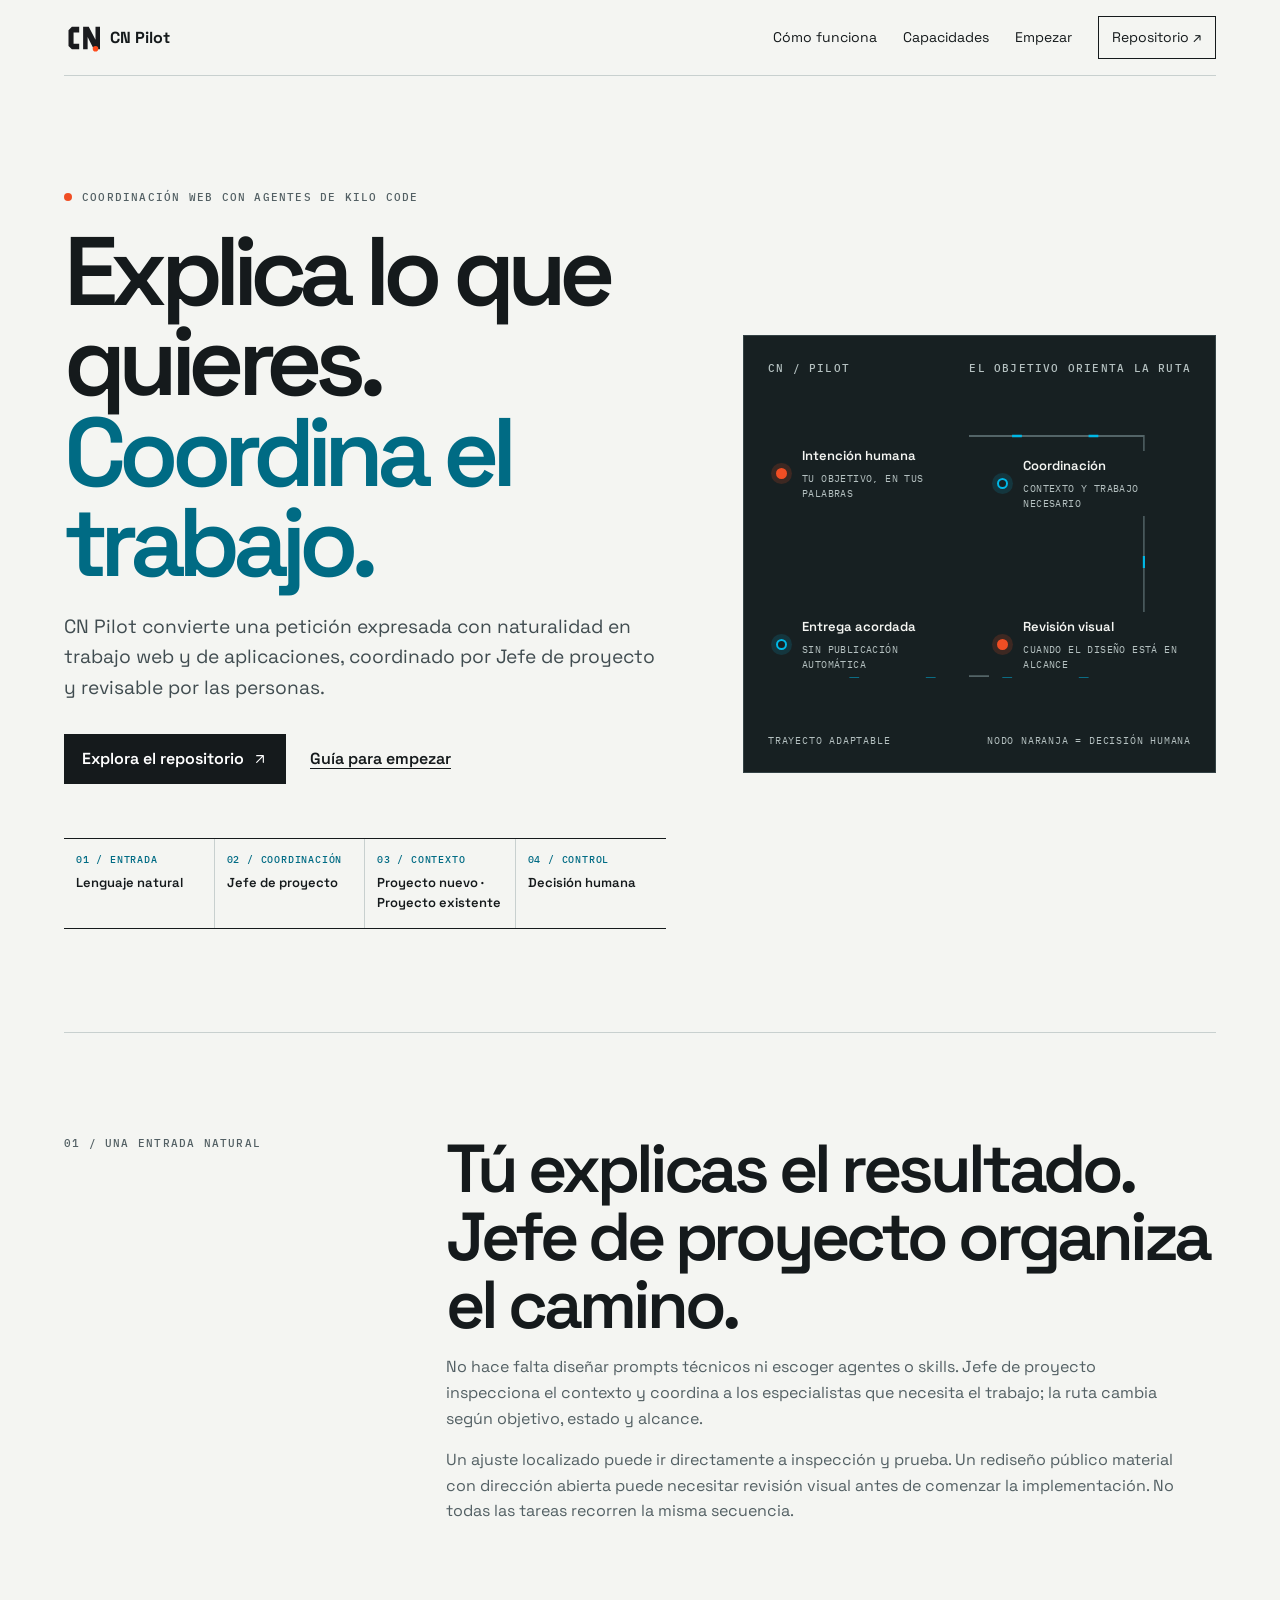
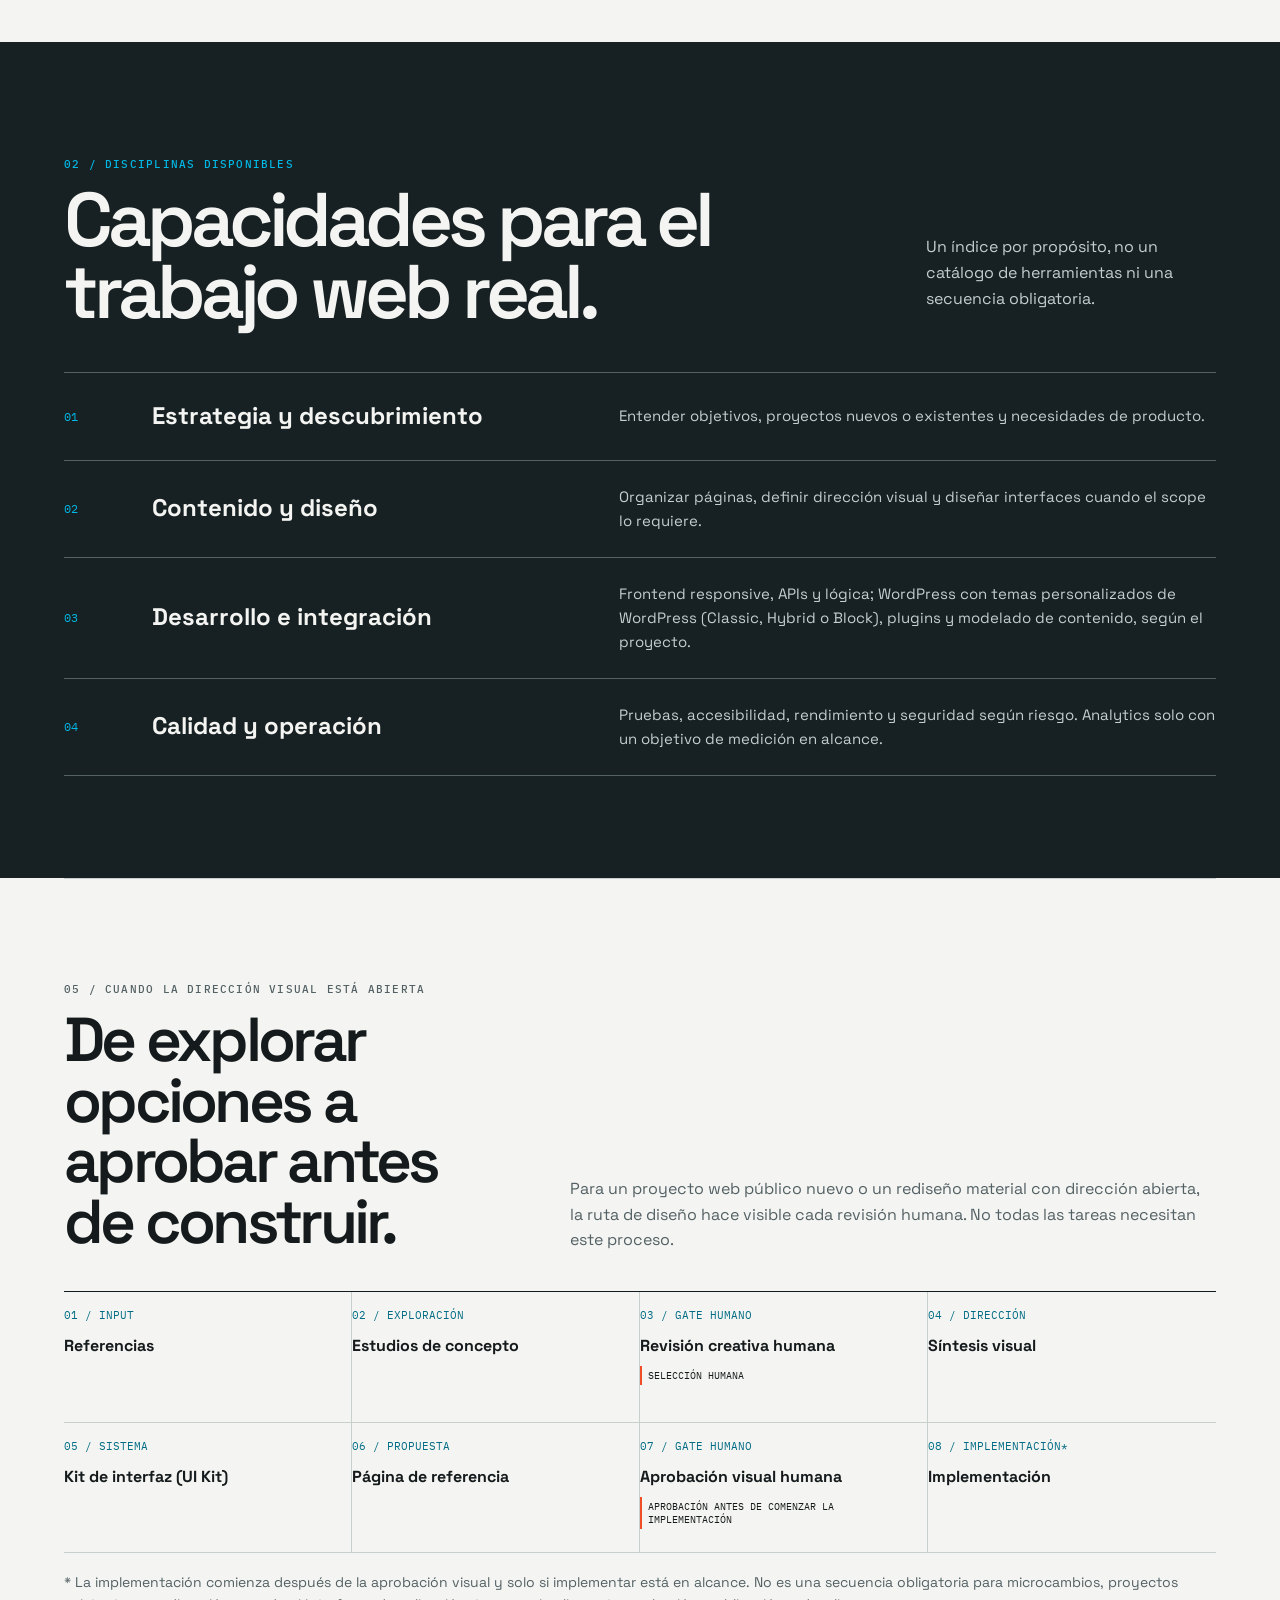
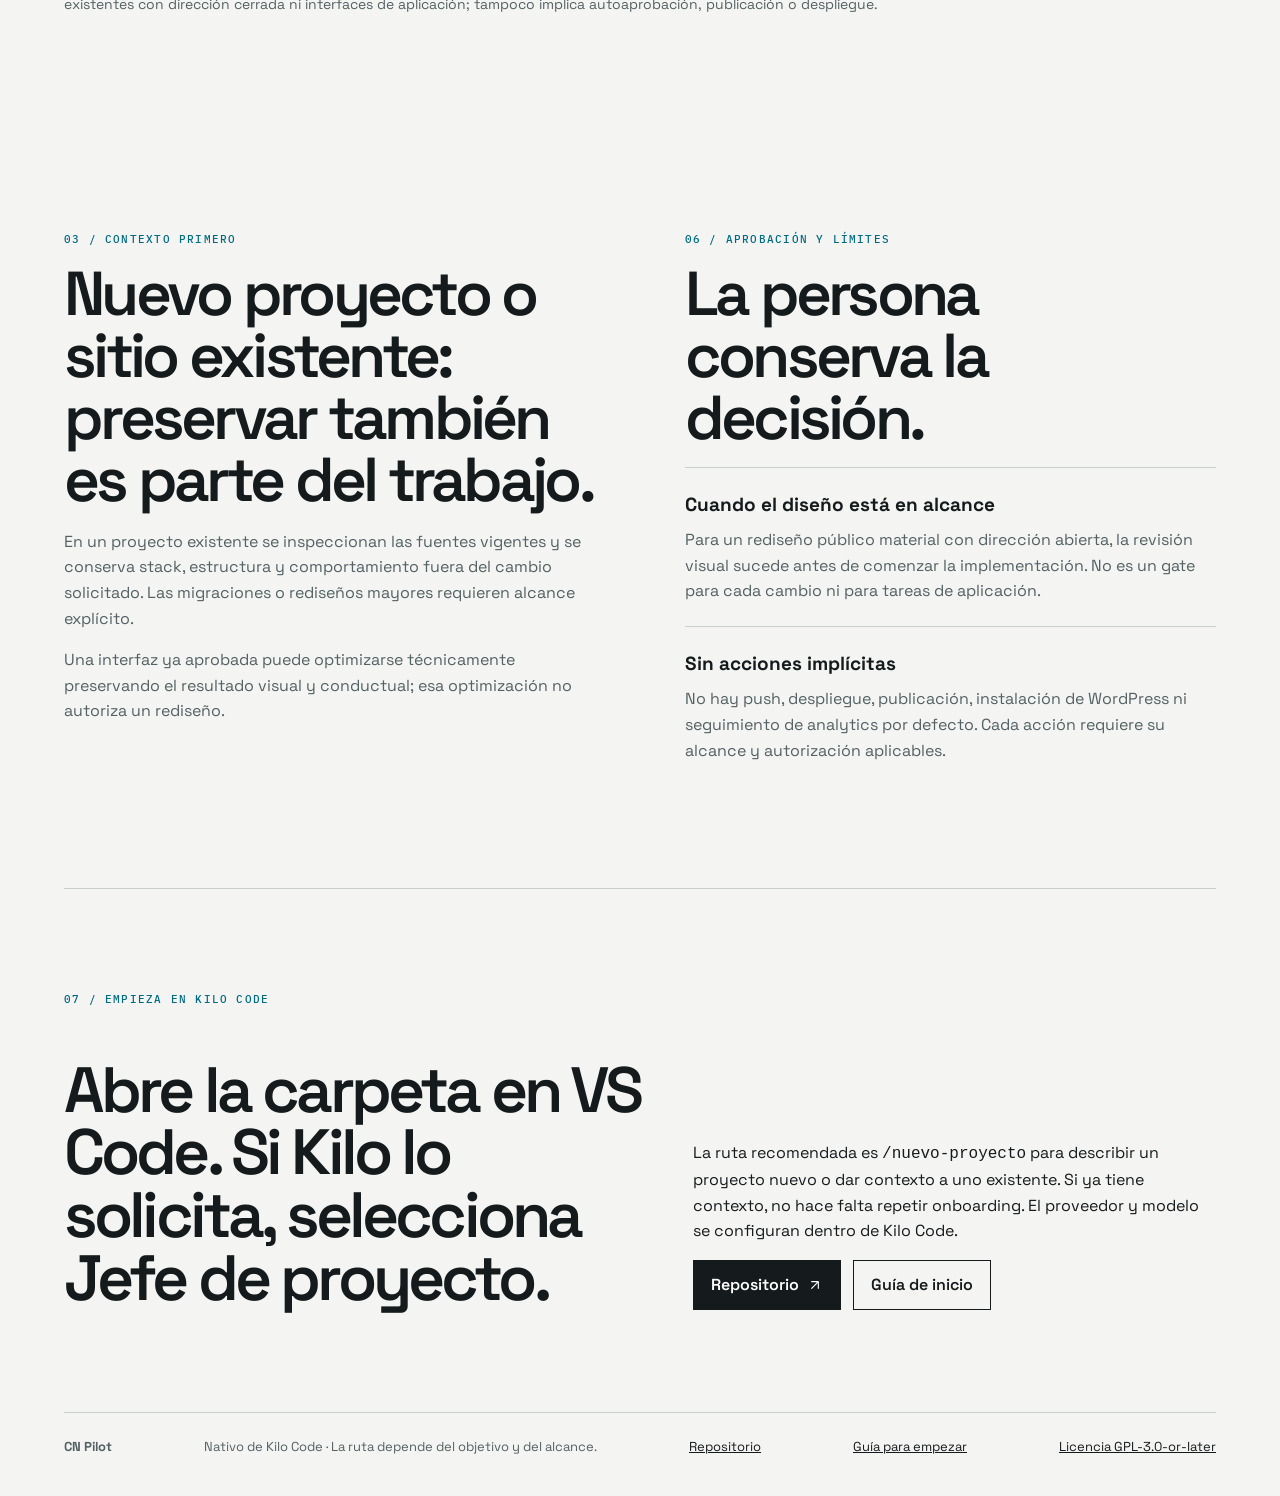
<file: index.html>
<!doctype html>
<html lang="es">
<head>
  <meta charset="utf-8">
  <meta name="viewport" content="width=device-width, initial-scale=1">
  <meta name="theme-color" content="#f4f5f2">
  <title>CN Pilot — Trabajo web coordinado, bajo control humano</title>
  <meta name="description" content="CN Pilot coordina proyectos web y aplicaciones con agentes de Kilo Code, desde una petición expresada con naturalidad.">
  <link rel="canonical" href="https://luisygm.github.io/CN-Pilot/">
  <meta property="og:type" content="website">
  <meta property="og:title" content="CN Pilot — Trabajo web coordinado, bajo control humano">
  <meta property="og:description" content="CN Pilot coordina proyectos web y aplicaciones con agentes de Kilo Code, desde una petición expresada con naturalidad.">
  <meta property="og:url" content="https://luisygm.github.io/CN-Pilot/">
  <meta property="og:image" content="https://luisygm.github.io/CN-Pilot/assets/og-image.png">
  <meta property="og:image:width" content="1200">
  <meta property="og:image:height" content="630">
  <meta property="og:image:alt" content="Identidad CN Pilot junto al mensaje Explica lo que quieres. Coordina el trabajo. y una ruta adaptable con decisión humana.">
  <meta property="og:site_name" content="CN Pilot">
  <meta name="twitter:card" content="summary_large_image">
  <meta name="twitter:title" content="CN Pilot — Trabajo web coordinado, bajo control humano">
  <meta name="twitter:description" content="CN Pilot coordina proyectos web y aplicaciones con agentes de Kilo Code, desde una petición expresada con naturalidad.">
  <meta name="twitter:image" content="https://luisygm.github.io/CN-Pilot/assets/og-image.png">
  <meta name="twitter:image:alt" content="Identidad CN Pilot junto al mensaje Explica lo que quieres. Coordina el trabajo. y una ruta adaptable con decisión humana.">
  <link rel="icon" href="assets/favicon.svg" type="image/svg+xml">
  <link rel="preconnect" href="https://fonts.googleapis.com">
  <link rel="preconnect" href="https://fonts.gstatic.com" crossorigin>
  <link href="https://fonts.googleapis.com/css2?family=IBM+Plex+Mono:wght@400;500&family=Space+Grotesk:wght@400;500;600;700&display=swap" rel="stylesheet">
  <link rel="stylesheet" href="assets/styles.css">
  <script src="assets/site.js" defer></script>
</head>
<body>
  <a class="skip-link" href="#main-content">Saltar al contenido principal</a>
  <header class="site-head wrap">
    <a class="brand" href="#main-content" aria-label="CN Pilot, inicio"><img src="assets/cn-pilot-mark.svg" alt=""><span>CN Pilot</span></a>
    <nav class="nav" aria-label="Navegación principal"><a href="#como-funciona">Cómo funciona</a><a href="#capacidades">Capacidades</a><a href="#empezar">Empezar</a><a class="nav-cta" href="https://github.com/LuisYGM/cn-pilot">Repositorio ↗</a></nav>
    <details class="mobile-nav"><summary>Menú +</summary><nav aria-label="Navegación móvil"><a href="#como-funciona">Cómo funciona</a><a href="#capacidades">Capacidades</a><a href="#empezar">Empezar</a><a href="https://github.com/LuisYGM/cn-pilot">Repositorio ↗</a></nav></details>
  </header>

  <main id="main-content" tabindex="-1">
    <section class="hero wrap" aria-labelledby="hero-title">
      <div class="hero-copy">
        <p class="meta kicker">Coordinación web con agentes de Kilo Code</p>
        <h1 id="hero-title">Explica lo que quieres.<br><em>Coordina el trabajo.</em></h1>
        <p class="lead">CN Pilot convierte una petición expresada con naturalidad en trabajo web y de aplicaciones, coordinado por Jefe de proyecto y revisable por las personas.</p>
        <div class="actions"><a class="button" href="https://github.com/LuisYGM/cn-pilot">Explora el repositorio <svg class="icon" aria-hidden="true" viewBox="0 0 24 24"><path d="M7 17 17 7M7 7h10v10"/></svg></a><a class="text-link" href="https://github.com/LuisYGM/cn-pilot/blob/main/.cn-pilot/documentacion/EMPIEZA-AQUI.md">Guía para empezar</a></div>
        <div class="index" role="group" aria-label="Resumen de funcionamiento"><div class="index-item"><b>01 / ENTRADA</b><span>Lenguaje natural</span></div><div class="index-item"><b>02 / COORDINACIÓN</b><span>Jefe de proyecto</span></div><div class="index-item"><b>03 / CONTEXTO</b><span>Proyecto nuevo · Proyecto existente</span></div><div class="index-item"><b>04 / CONTROL</b><span>Decisión humana</span></div></div>
      </div>
      <figure class="route-figure" aria-label="Ruta gráfica conceptual: intención, coordinación, revisión humana y entrega acordada; el camino varía con el objetivo">
        <div class="route-heading meta"><span>CN / PILOT</span><span>El objetivo orienta la ruta</span></div>
        <svg class="route-svg" viewBox="0 0 520 300" preserveAspectRatio="none" aria-hidden="true"><path class="route-desktop" d="M18 30H462V270H88"/><path class="route-desktop trace" d="M18 30H462V270H88"/><path class="route-mobile" d="M26 20V260"/><path class="route-mobile trace" d="M26 20V260"/></svg>
        <ol class="route-nodes"><li class="route-node human"><i></i><span>Intención humana<small>Tu objetivo, en tus palabras</small></span></li><li class="route-node"><i></i><span>Coordinación<small>Contexto y trabajo necesario</small></span></li><li class="route-node human"><i></i><span>Revisión visual<small>Cuando el diseño está en alcance</small></span></li><li class="route-node"><i></i><span>Entrega acordada<small>Sin publicación automática</small></span></li></ol>
        <figcaption class="route-foot"><span>Trayecto adaptable</span><span>Nodo naranja = decisión humana</span></figcaption>
      </figure>
    </section>

    <section class="statement wrap" id="como-funciona" aria-labelledby="how-title"><p class="meta">01 / Una entrada natural</p><div><h2 id="how-title">Tú explicas el resultado. Jefe de proyecto organiza el camino.</h2><p>No hace falta diseñar prompts técnicos ni escoger agentes o skills. Jefe de proyecto inspecciona el contexto y coordina a los especialistas que necesita el trabajo; la ruta cambia según objetivo, estado y alcance.</p><p>Un ajuste localizado puede ir directamente a inspección y prueba. Un rediseño público material con dirección abierta puede necesitar revisión visual antes de comenzar la implementación. No todas las tareas recorren la misma secuencia.</p></div></section>
     <section class="capabilities" id="capacidades" aria-labelledby="cap-title"><div class="wrap"><div class="cap-head"><div><p class="meta cap-kicker">02 / Disciplinas disponibles</p><h2 id="cap-title">Capacidades para el trabajo web real.</h2></div><p>Un índice por propósito, no un catálogo de herramientas ni una secuencia obligatoria.</p></div><div class="cap-list"><article class="cap-row"><span class="num">01</span><h3>Estrategia y descubrimiento</h3><p>Entender objetivos, proyectos nuevos o existentes y necesidades de producto.</p></article><article class="cap-row"><span class="num">02</span><h3>Contenido y diseño</h3><p>Organizar páginas, definir dirección visual y diseñar interfaces cuando el scope lo requiere.</p></article><article class="cap-row"><span class="num">03</span><h3>Desarrollo e integración</h3><p>Frontend responsive, APIs y lógica; WordPress con temas personalizados de WordPress (Classic, Hybrid o Block), plugins y modelado de contenido, según el proyecto.</p></article><article class="cap-row"><span class="num">04</span><h3>Calidad y operación</h3><p>Pruebas, accesibilidad, rendimiento y seguridad según riesgo. Analytics solo con un objetivo de medición en alcance.</p></article></div></div></section>
     <section class="pipeline wrap" id="revision-visual" aria-labelledby="pipeline-title"><div class="pipeline-head"><div><p class="meta">05 / Cuando la dirección visual está abierta</p><h2 id="pipeline-title">De explorar opciones a aprobar antes de construir.</h2></div><p>Para un proyecto web público nuevo o un rediseño material con dirección abierta, la ruta de diseño hace visible cada revisión humana. No todas las tareas necesitan este proceso.</p></div><ol class="pipeline-list" aria-label="Etapas del proceso de diseño visual para proyectos con dirección abierta"><li><span class="step-no">01 / INPUT</span><strong>Referencias</strong></li><li><span class="step-no">02 / EXPLORACIÓN</span><strong>Estudios de concepto</strong></li><li><span class="step-no">03 / GATE HUMANO</span><strong>Revisión creativa humana</strong><span class="gate">Selección humana</span></li><li><span class="step-no">04 / DIRECCIÓN</span><strong>Síntesis visual</strong></li><li><span class="step-no">05 / SISTEMA</span><strong>Kit de interfaz (UI Kit)</strong></li><li><span class="step-no">06 / PROPUESTA</span><strong>Página de referencia</strong></li><li><span class="step-no">07 / GATE HUMANO</span><strong>Aprobación visual humana</strong><span class="gate">Aprobación antes de comenzar la implementación</span></li><li><span class="step-no">08 / IMPLEMENTACIÓN*</span><strong>Implementación</strong></li></ol><p class="pipeline-note">* La implementación comienza después de la aprobación visual y solo si implementar está en alcance. No es una secuencia obligatoria para microcambios, proyectos existentes con dirección cerrada ni interfaces de aplicación; tampoco implica autoaprobación, publicación o despliegue.</p></section>
    <section class="detail wrap" aria-label="Contexto, diseño y límites"><article><p class="meta">03 / Contexto primero</p><h2>Nuevo proyecto o sitio existente: preservar también es parte del trabajo.</h2><p>En un proyecto existente se inspeccionan las fuentes vigentes y se conserva stack, estructura y comportamiento fuera del cambio solicitado. Las migraciones o rediseños mayores requieren alcance explícito.</p><p>Una interfaz ya aprobada puede optimizarse técnicamente preservando el resultado visual y conductual; esa optimización no autoriza un rediseño.</p></article><article><p class="meta">06 / Aprobación y límites</p><h2>La persona conserva la decisión.</h2><div class="capability-note"><h3>Cuando el diseño está en alcance</h3><p>Para un rediseño público material con dirección abierta, la revisión visual sucede antes de comenzar la implementación. No es un gate para cada cambio ni para tareas de aplicación.</p></div><div class="capability-note"><h3>Sin acciones implícitas</h3><p>No hay push, despliegue, publicación, instalación de WordPress ni seguimiento de analytics por defecto. Cada acción requiere su alcance y autorización aplicables.</p></div></article></section>
    <section class="start wrap" id="empezar"><p class="meta">07 / Empieza en Kilo Code</p><h2>Abre la carpeta en VS Code. Si Kilo lo solicita, selecciona Jefe de proyecto.</h2><div><p>La ruta recomendada es <code>/nuevo-proyecto</code> para describir un proyecto nuevo o dar contexto a uno existente. Si ya tiene contexto, no hace falta repetir onboarding. El proveedor y modelo se configuran dentro de Kilo Code.</p><div class="start-links"><a class="button" href="https://github.com/LuisYGM/cn-pilot">Repositorio <svg class="icon" aria-hidden="true" viewBox="0 0 24 24"><path d="M7 17 17 7M7 7h10v10"/></svg></a><a class="button secondary" href="https://github.com/LuisYGM/cn-pilot/blob/main/.cn-pilot/documentacion/EMPIEZA-AQUI.md">Guía de inicio</a></div></div></section>
  </main>
    <footer class="footer wrap"><strong>CN Pilot</strong><span>Nativo de Kilo Code · La ruta depende del objetivo y del alcance.</span><a href="https://github.com/LuisYGM/cn-pilot">Repositorio</a><a href="https://github.com/LuisYGM/cn-pilot/blob/main/.cn-pilot/documentacion/EMPIEZA-AQUI.md">Guía para empezar</a><a href="https://github.com/LuisYGM/cn-pilot/blob/main/LICENSE">Licencia GPL-3.0-or-later</a></footer>
</body>
</html>
</file>
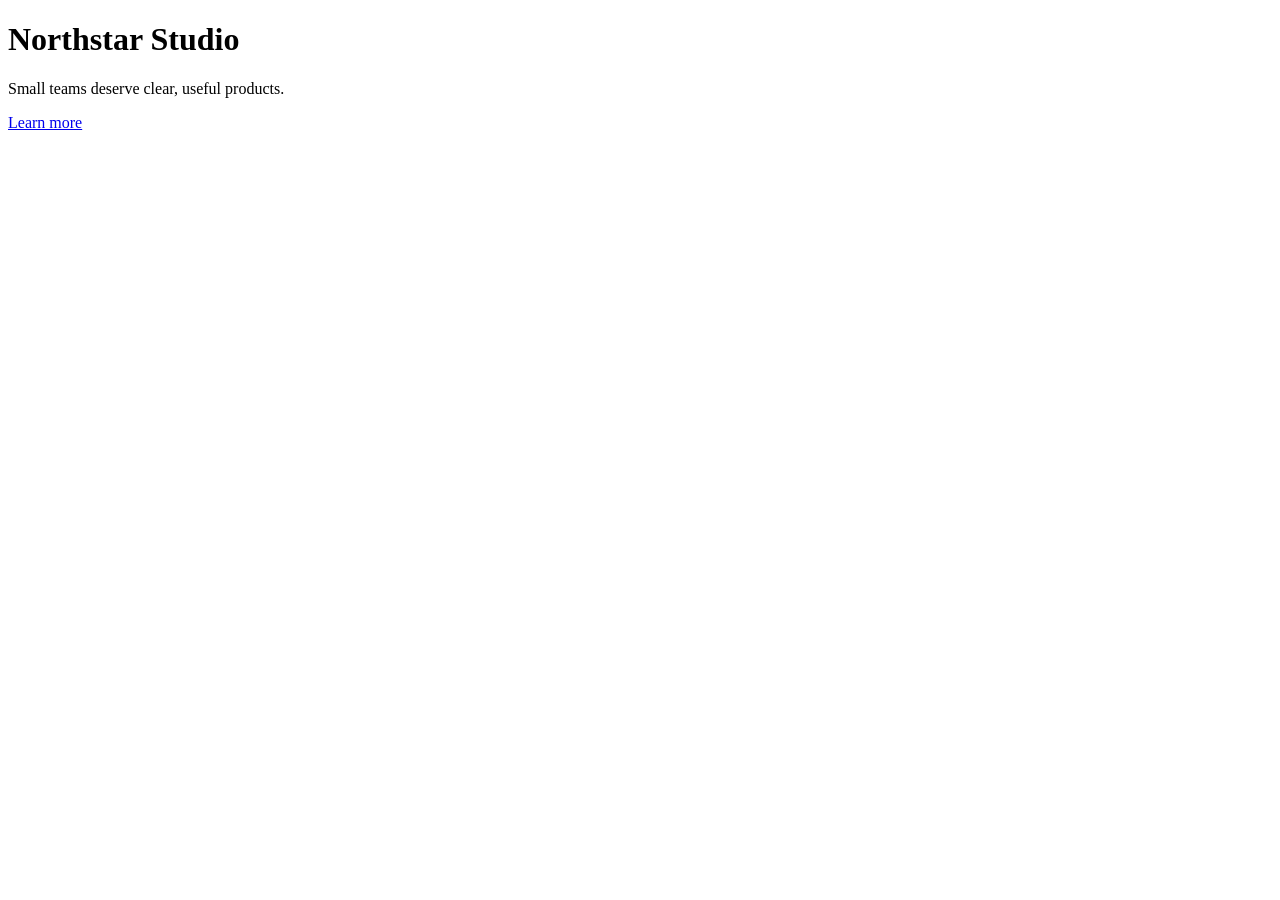
<file: .cn-pilot/agent-evals/fixtures/EVAL-001/producto/index.html>
<!doctype html>
<html lang="en">
  <head><meta charset="utf-8"><title>Northstar Studio</title></head>
  <body>
    <main>
      <h1>Northstar Studio</h1>
      <p>Small teams deserve clear, useful products.</p>
      <a class="cta" href="/services.html">Learn more</a>
    </main>
  </body>
</html>
</file>
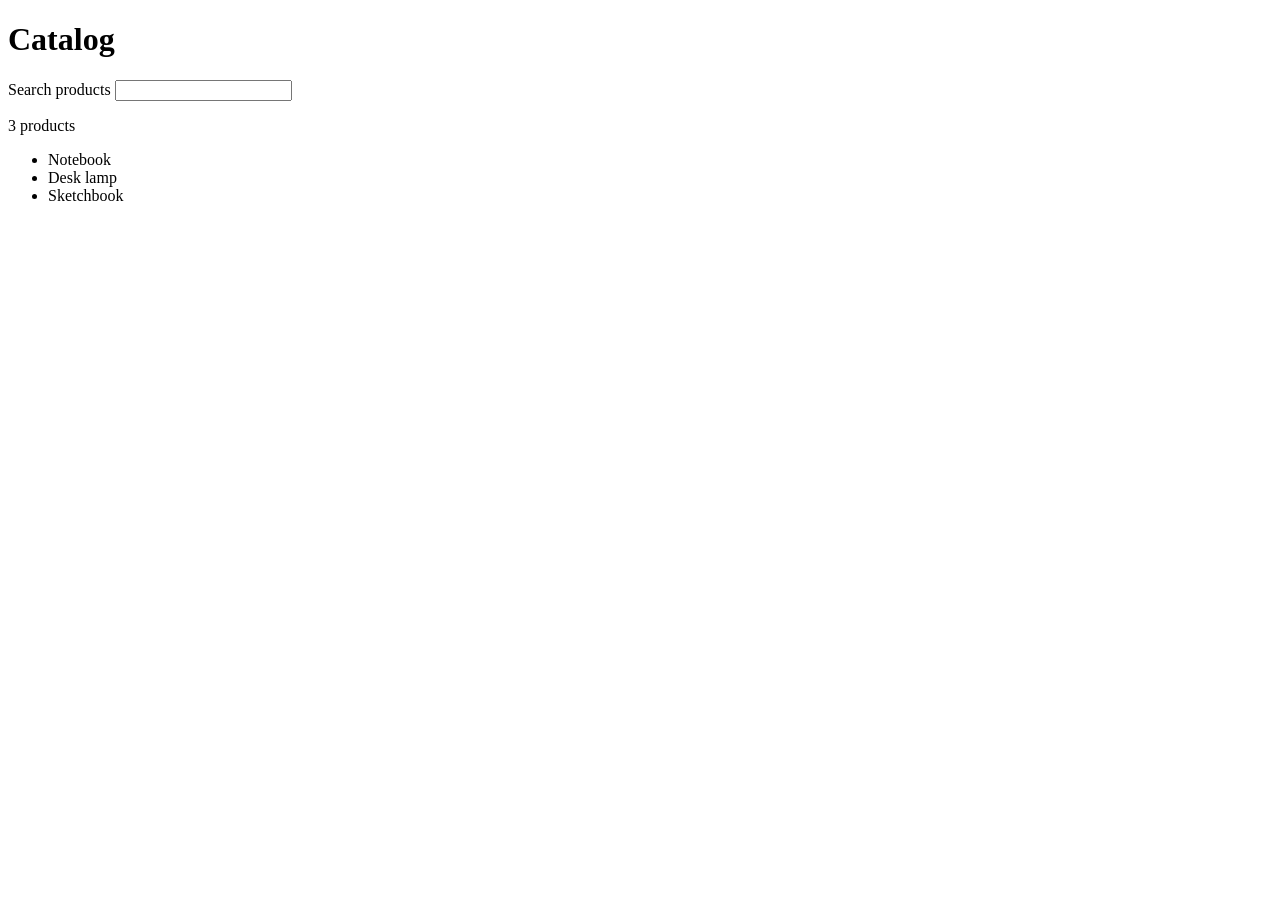
<file: .cn-pilot/agent-evals/fixtures/EVAL-002/producto/catalog.html>
<!doctype html>
<html lang="en">
  <head><meta charset="utf-8"><title>Catalog fixture</title></head>
  <body>
    <main>
      <h1>Catalog</h1>
      <label for="catalog-query">Search products</label>
      <input id="catalog-query" type="search">
      <p id="result-count" aria-live="polite">3 products</p>
      <p id="empty-message" hidden>No products match your search.</p>
      <ul id="catalog">
        <li data-category="books">Notebook</li>
        <li data-category="tools">Desk lamp</li>
        <li data-category="books">Sketchbook</li>
      </ul>
    </main>
  </body>
</html>
</file>
<file: assets/styles.css>
html { font-size: 100%; scroll-behavior: smooth; }
:root {
  --paper: #f4f5f2;
  --white: #fff;
  --ink: #151a1c;
  --muted: #536064;
  --line: #c8d0cf;
  --route: #172022;
  --route-line: #536467;
  --cyan: #00b8e6;
  --cyan-ink: #006b84;
  --orange: #f04e24;
  --focus: #a82d13;
  --display: 'Space Grotesk', Arial, sans-serif;
  --body: 'Space Grotesk', Arial, sans-serif;
  --meta: 'IBM Plex Mono', Consolas, monospace;
  --text-body: 16px;
  --gutter: clamp(20px, 5vw, 72px);
  --max: 1240px;
  --section: clamp(60px, 8vw, 112px);
}
*, *::before, *::after { box-sizing: border-box; }
body { margin: 0; background: var(--paper); color: var(--ink); font: var(--text-body)/1.6 var(--body); }
a { color: inherit; }
:focus-visible { outline: 3px solid var(--focus); outline-offset: 4px; }
.wrap { width: min(var(--max), calc(100% - 2 * var(--gutter))); margin-inline: auto; }
.meta { font: 500 11px/1.5 var(--meta); letter-spacing: .11em; text-transform: uppercase; }
.skip-link { position: absolute; z-index: 20; top: 8px; left: -10000px; padding: 10px 14px; background: var(--ink); color: white; text-decoration: none; }
.skip-link:focus, .skip-link:focus-visible { left: var(--gutter); }
.site-head { position: relative; display: flex; align-items: center; justify-content: space-between; min-height: 76px; border-bottom: 1px solid var(--line); }
.brand { display: flex; align-items: center; gap: 10px; font-weight: 700; text-decoration: none; }
.brand img { width: 36px; height: auto; }
.nav { display: flex; align-items: center; gap: 26px; font-size: 14px; }
.nav a { text-decoration: none; }
.nav .nav-cta { padding: 9px 13px; border: 1px solid var(--ink); }
.mobile-nav { display: none; }
.hero { display: grid; grid-template-columns: minmax(0, 1.12fr) minmax(340px, .88fr); align-items: center; gap: clamp(30px, 6vw, 82px); padding-block: clamp(60px, 8vw, 112px); }
.hero-copy { min-width: 0; animation: arrive 650ms cubic-bezier(.2,.7,.2,1) both; }
.kicker { color: var(--muted); }
.kicker::before { display: inline-block; width: 8px; height: 8px; margin-right: 10px; border-radius: 50%; background: var(--orange); content: ''; }
h1 { max-width: 770px; margin: 20px 0 24px; font: 600 clamp(48px, 7.6vw, 100px)/.93 var(--display); letter-spacing: -.078em; }
h1 em { color: var(--cyan-ink); font-style: normal; }
.lead { max-width: 600px; color: #404c50; font-size: clamp(17px, 1.5vw, 20px); }
.actions { display: flex; flex-wrap: wrap; align-items: center; gap: 14px 24px; margin-top: 30px; }
.button { display: inline-flex; min-height: 48px; align-items: center; justify-content: center; padding: 11px 17px; border: 1px solid var(--ink); background: var(--ink); color: white; font-weight: 600; text-decoration: none; transition: transform 180ms cubic-bezier(.2,.7,.2,1), background 180ms ease; }
.button:hover { transform: translateY(-2px); background: var(--cyan-ink); }
.button.secondary { background: transparent; color: var(--ink); }
.button.secondary:hover { background: #e4eeee; }
.text-link { font-weight: 600; text-underline-offset: 4px; }
.icon { width: 16px; height: 16px; flex: 0 0 16px; margin-left: 8px; fill: none; stroke: currentColor; stroke-linecap: round; stroke-linejoin: round; stroke-width: 1.7; }
.index { display: grid; grid-template-columns: repeat(4, minmax(0, 1fr)); margin-top: 54px; border-block: 1px solid var(--ink); }
.index-item { min-width: 0; padding: 14px 12px; border-right: 1px solid var(--line); }
.index-item:last-child { border: 0; }
.index-item b { display: block; color: var(--cyan-ink); font: 500 10px var(--meta); letter-spacing: .08em; }
.index-item span { display: block; margin-top: 7px; font-size: 13px; font-weight: 600; overflow-wrap: anywhere; }
.route-figure { position: relative; min-width: 0; min-height: 430px; margin: 0; padding: 24px; border: 1px solid #344245; background: var(--route); color: var(--paper); }
.route-heading, .route-foot { position: relative; z-index: 1; display: flex; flex-wrap: wrap; justify-content: space-between; gap: 8px; color: #b5c1c1; }
.route-svg { position: absolute; inset: 70px 24px 66px; width: calc(100% - 48px); height: calc(100% - 136px); }
.route-svg path { fill: none; stroke: var(--route-line); stroke-width: 1.8; }
.route-svg .trace { stroke: var(--cyan); stroke-width: 2.6; stroke-dasharray: 12 82; animation: trace-path 7s linear infinite; }
.route-svg .route-mobile { display: none; }
.route-nodes { position: relative; display: grid; grid-template-columns: minmax(0, 1fr) minmax(0, 1fr); gap: 76px 20px; margin: 55px 0 56px; padding: 0; list-style: none; }
.route-node { position: relative; z-index: 1; display: grid; grid-template-columns: 18px minmax(0, 1fr); align-items: center; justify-self: start; gap: 8px; max-width: 100%; padding: 5px 8px; background: var(--route); font-size: 13px; font-weight: 600; }
.route-node span { min-width: 0; display: flex; flex-direction: column; }
.route-node i { width: 11px; height: 11px; border: 2px solid var(--cyan); border-radius: 50%; box-shadow: 0 0 0 5px #00b8e624; }
.route-node.human i { border-color: var(--orange); background: var(--orange); box-shadow: 0 0 0 5px #f04e242c; }
.route-node small { display: block; margin-top: 4px; color: #b5c1c1; font: 10px/1.5 var(--meta); letter-spacing: .04em; text-transform: uppercase; }
.route-node:nth-child(2), .route-node:nth-child(3), .route-node:nth-child(4) { margin-top: 20px; }
.route-node:nth-child(3) { grid-column: 2; grid-row: 2; }
.route-node:nth-child(4) { grid-column: 1; grid-row: 2; }
.route-foot { font: 10px/1.5 var(--meta); letter-spacing: .08em; text-transform: uppercase; }
.statement { display: grid; grid-template-columns: minmax(170px, .38fr) minmax(0, 1fr); gap: clamp(28px, 7vw, 96px); padding-block: var(--section); border-top: 1px solid var(--line); }
.statement h2, .close h2 { max-width: 850px; margin: 0; font: 600 clamp(36px, 5.3vw, 68px)/1 var(--display); letter-spacing: -.06em; }
.statement p:not(.meta) { max-width: 740px; color: var(--muted); }
.statement .meta { margin: 0; color: var(--muted); }
.pipeline { padding-block: var(--section); border-top: 1px solid var(--line); }
.pipeline-head { display: grid; grid-template-columns: minmax(0, .8fr) minmax(0, 1.2fr); gap: clamp(24px, 6vw, 76px); align-items: end; margin-bottom: 38px; }
.pipeline-head h2 { margin: 12px 0 0; font: 600 clamp(36px, 5vw, 62px)/.98 var(--display); letter-spacing: -.06em; }
.pipeline-head p { margin: 0; color: var(--muted); }
.pipeline-list { display: grid; grid-template-columns: repeat(4, minmax(0, 1fr)); margin: 0; padding: 0; list-style: none; border-top: 1px solid var(--ink); border-bottom: 1px solid var(--line); }
.pipeline-list li { position: relative; min-width: 0; min-height: 130px; padding: 16px 14px 18px 0; border-right: 1px solid var(--line); }
.pipeline-list li:nth-child(4n) { border-right: 0; }
.pipeline-list li:nth-child(n+5) { border-top: 1px solid var(--line); }
.pipeline-list .step-no { display: block; color: var(--cyan-ink); font: 11px var(--meta); }
.pipeline-list strong { display: block; margin-top: 14px; font-size: 16px; line-height: 1.25; }
.pipeline-list .gate { display: inline-block; margin-top: 10px; padding: 3px 6px; border-left: 2px solid var(--orange); color: var(--ink); font: 10px var(--meta); text-transform: uppercase; }
.pipeline-note { margin: 18px 0 0; color: var(--muted); font-size: 14px; }
.capabilities { padding-block: var(--section); background: var(--route); color: var(--paper); }
.cap-head { display: flex; align-items: end; justify-content: space-between; gap: 24px; margin-bottom: 45px; }
.cap-head h2 { max-width: 730px; margin: 12px 0 0; font: 600 clamp(40px, 6vw, 76px)/.94 var(--display); letter-spacing: -.067em; }
.cap-head > p { max-width: 290px; color: #c5cece; }
.cap-kicker { color: var(--cyan); }
.cap-list { border-top: 1px solid #536064; }
.cap-row { display: grid; grid-template-columns: 68px minmax(180px, .9fr) minmax(0, 1.2fr); align-items: center; gap: 20px; padding: 24px 0; border-bottom: 1px solid #536064; }
.cap-row .num { color: var(--cyan); font: 12px var(--meta); }
.cap-row h3 { margin: 0; font-size: clamp(18px, 2vw, 24px); }
.cap-row p { margin: 0; color: #c5cece; font-size: 15px; }
.detail { display: grid; grid-template-columns: 1fr 1fr; gap: clamp(30px, 7vw, 94px); padding-block: var(--section); border-bottom: 1px solid var(--line); }
.detail h2 { max-width: 600px; margin: 15px 0 18px; font: 600 clamp(35px, 5vw, 62px)/1 var(--display); letter-spacing: -.06em; }
.detail p { color: var(--muted); }
.detail .meta { color: var(--cyan-ink); }
.capability-note { padding: 22px 0; border-top: 1px solid var(--line); }
.capability-note h3 { margin: 0 0 7px; font-size: 19px; }
.capability-note p { margin: 0; }
.start { display: grid; grid-template-columns: minmax(0, 1.05fr) minmax(0, .95fr); align-items: end; gap: clamp(24px, 4vw, 54px); padding-block: var(--section); }
.start > .meta { grid-column: 1 / -1; margin: 0; color: var(--cyan-ink); }
.start h2 { max-width: 770px; margin: 0; font: 600 clamp(38px, 5vw, 64px)/.98 var(--display); letter-spacing: -.06em; }
.start-links { display: flex; flex-wrap: wrap; gap: 12px; }
.footer { display: flex; justify-content: space-between; gap: 20px; padding: 24px 0 38px; border-top: 1px solid var(--line); color: var(--muted); font-size: 13px; }
.footer a { color: var(--ink); }
@keyframes trace-path { to { stroke-dashoffset: -94; } }
@keyframes arrive { from { transform: translateY(12px); } to { transform: translateY(0); } }
@media (max-width: 1024px) {
  .hero { grid-template-columns: minmax(0, 1fr) minmax(300px, .8fr); gap: 30px; }
  .index { grid-template-columns: repeat(2, minmax(0, 1fr)); }
  .index-item:nth-child(2) { border-right: 0; }
  .index-item:nth-child(-n+2) { border-bottom: 1px solid var(--line); }
  .route-figure { min-height: 410px; padding: 18px; }
  .route-nodes { gap: 68px 10px; }
  .statement { grid-template-columns: 160px minmax(0, 1fr); }
}
@media (max-width: 768px) {
  .wrap { width: min(680px, calc(100vw - 48px)); }
  .site-head { min-height: 68px; }
  .nav { display: none; }
  .mobile-nav { display: block; position: relative; }
  .mobile-nav summary { padding: 8px 11px; border: 1px solid var(--ink); list-style: none; cursor: pointer; font-size: 14px; }
  .mobile-nav summary::-webkit-details-marker { display: none; }
  .mobile-nav nav { position: absolute; z-index: 5; top: calc(100% + 8px); right: 0; display: grid; min-width: 210px; padding: 9px 14px; border: 1px solid var(--line); background: var(--white); box-shadow: 0 8px 24px #151a1c18; }
  .mobile-nav nav a { padding: 10px 2px; text-decoration: none; }
  .hero { grid-template-columns: minmax(0, 1fr); gap: 42px; padding-block: 56px 60px; }
  h1 { font-size: clamp(43px, 11.5vw, 62px); text-wrap: balance; overflow-wrap: anywhere; }
  .lead { font-size: 17px; }
  .index { margin-top: 36px; }
  .index-item { padding: 12px 9px; }
  .route-figure { min-height: 390px; padding: 18px; }
  .route-svg { inset: 64px 18px 60px; width: calc(100% - 36px); height: calc(100% - 124px); }
  .route-nodes { gap: 65px 10px; margin-block: 50px; }
  .route-node { font-size: 11px; }
  .route-node small { font-size: 9px; letter-spacing: 0; }
  .statement { grid-template-columns: 1fr; gap: 18px; padding-block: 64px; }
  .pipeline { padding-block: 64px; }
  .pipeline-head { grid-template-columns: 1fr; gap: 14px; margin-bottom: 26px; }
  .pipeline-list { grid-template-columns: repeat(2, minmax(0, 1fr)); }
  .pipeline-list li { min-height: 112px; padding: 14px 12px 14px 0; border-bottom: 1px solid var(--line); }
  .pipeline-list li:nth-child(2n), .pipeline-list li:nth-child(4n) { border-right: 0; }
  .pipeline-list li:nth-child(n+5) { border-top: 0; }
  .pipeline-list li:nth-child(n+3) { border-top: 1px solid var(--line); }
  .capabilities { padding-block: 64px; }
  .cap-head { display: block; margin-bottom: 30px; }
  .cap-head > p { margin-top: 16px; }
  .cap-row { grid-template-columns: 38px minmax(0, 1fr); gap: 8px 12px; padding: 20px 0; }
  .cap-row p { grid-column: 2; font-size: 14px; }
  .detail { grid-template-columns: 1fr; gap: 38px; padding-block: 65px; }
  .start { grid-template-columns: minmax(0, 1fr); padding-block: 68px; }
  .start > .meta { grid-column: auto; }
  .footer { display: grid; }
}
@media (max-width: 390px) {
  .wrap { width: calc(100vw - 32px); }
  .route-figure { padding: 14px; }
  .route-nodes { grid-template-columns: minmax(0, 1fr); gap: 14px; margin-block: 30px; }
  .route-svg { inset: 64px 16px 56px; width: calc(100% - 32px); height: calc(100% - 120px); }
  .route-svg .route-desktop { display: none; }
  .route-svg .route-mobile { display: block; }
  .route-node, .route-node:nth-child(2), .route-node:nth-child(3), .route-node:nth-child(4) { grid-column: 1; grid-row: auto; width: 100%; margin-top: 0; grid-template-columns: 14px minmax(0, 1fr); gap: 5px; font-size: 11px; }
  .route-node i { width: 9px; height: 9px; }
  .route-foot { font-size: 9px; letter-spacing: .04em; }
  .actions { gap: 12px; }
  .button { padding-inline: 12px; font-size: 13px; }
}
@media (prefers-reduced-motion: reduce) {
  html { scroll-behavior: auto; }
  .hero-copy { animation: none; }
  .route-svg .trace { animation: none; stroke-dasharray: none; }
  *, *::before, *::after { transition-duration: .01ms !important; }
}
</file>
